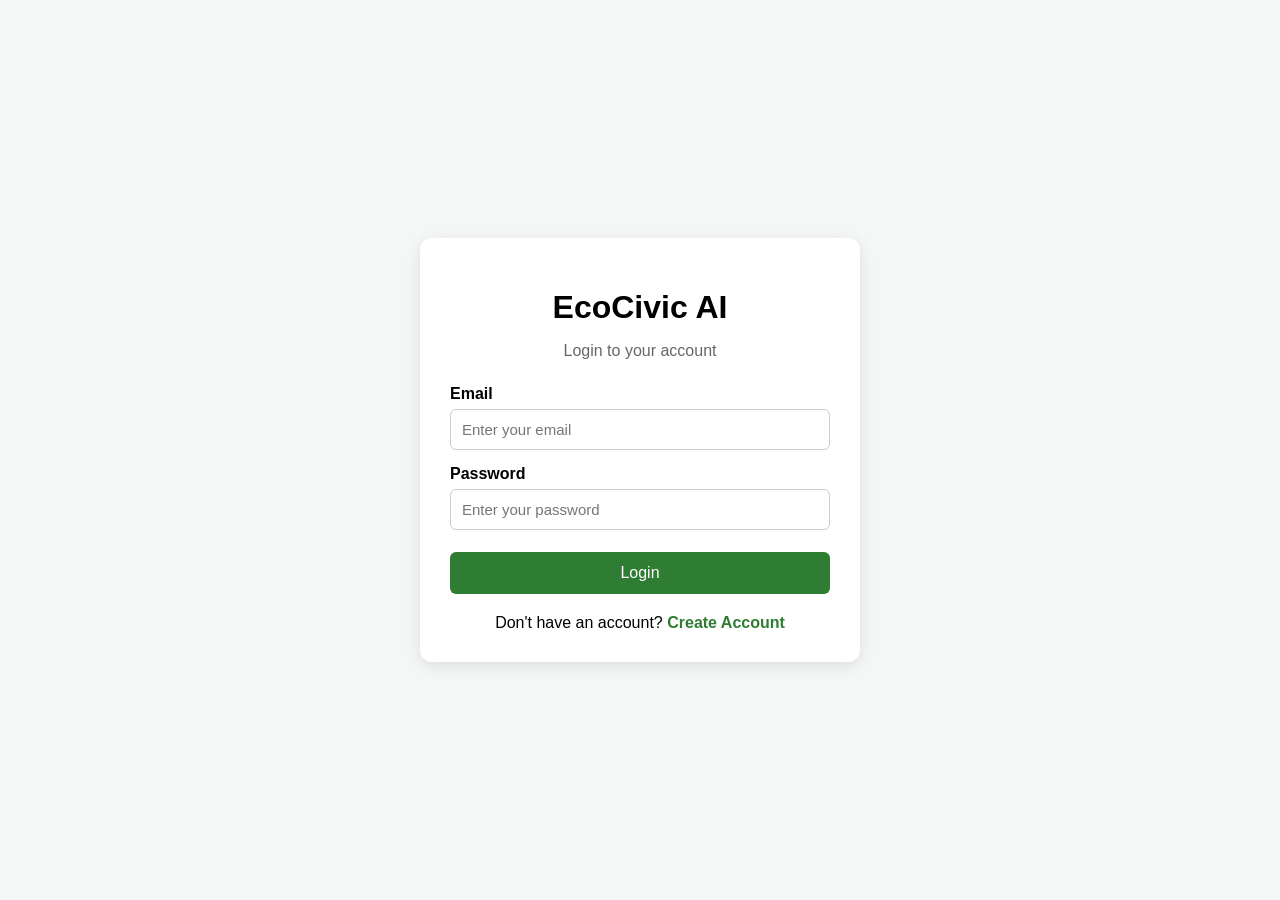
<file: frontend/index.html>
<!DOCTYPE html>
<html lang="en">

<head>

    <meta charset="UTF-8">

    <meta
        name="viewport"
        content="width=device-width, initial-scale=1.0"
    >

    <title>EcoCivic AI</title>

    <link
        rel="stylesheet"
        href="style.css"
    >

</head>


<body>


    <!-- ============================= -->
    <!-- HEADER -->
    <!-- ============================= -->

    <header>

        <h1>🌱 EcoCivic AI</h1>

        <p>
            AI-Powered Community Sustainability
            Grievance Analyzer
        </p>

    </header>


    <main>


        <!-- ============================= -->
        <!-- USER PROFILE SECTION -->
        <!-- ============================= -->

        <section id="userProfileSection">

            <div class="profile-header">

                <div class="profile-avatar">
                    👤
                </div>


                <div class="profile-info">

                    <h2>
                        My Profile
                    </h2>

                    <p id="profileName">
                        User
                    </p>

                    <p id="profileEmail">
                        Email
                    </p>

                </div>


                <button
                    id="logoutButton"
                    class="logout-button"
                >
                    Logout
                </button>

            </div>


            <!-- ============================= -->
            <!-- PROFILE STATISTICS -->
            <!-- ============================= -->

            <div class="profile-statistics">

                <h3>
                    My Complaint Statistics
                </h3>


                <div class="profile-stat-cards">


                    <div class="profile-stat-card">

                        <span
                            class="profile-stat-number"
                            id="profileTotalCount"
                        >
                            0
                        </span>

                        <span class="profile-stat-label">
                            Total Complaints
                        </span>

                    </div>


                    <div class="profile-stat-card">

                        <span
                            class="profile-stat-number"
                            id="profilePendingCount"
                        >
                            0
                        </span>

                        <span class="profile-stat-label">
                            Pending
                        </span>

                    </div>


                    <div class="profile-stat-card">

                        <span
                            class="profile-stat-number"
                            id="profileInProgressCount"
                        >
                            0
                        </span>

                        <span class="profile-stat-label">
                            In Progress
                        </span>

                    </div>


                    <div class="profile-stat-card">

                        <span
                            class="profile-stat-number"
                            id="profileResolvedCount"
                        >
                            0
                        </span>

                        <span class="profile-stat-label">
                            Resolved
                        </span>

                    </div>


                </div>

            </div>

        </section>


        <!-- ============================= -->
        <!-- COMPLAINT SUBMISSION -->
        <!-- ============================= -->

        <section class="complaint-box">

            <h2>
                Report a Sustainability Issue
            </h2>


            <form id="complaintForm">


                <label for="complaint">
                    Describe your complaint
                </label>


                <textarea
                    id="complaint"
                    placeholder="Example: Garbage has been dumped near our lake..."
                    required
                ></textarea>


                <label for="image">
                    Upload an image
                </label>


                <input
                    type="file"
                    id="image"
                    accept="image/*"
                >


                <label for="location">
                    Location
                </label>


                <input
                    type="text"
                    id="location"
                    placeholder="Enter your location"
                    required
                >


                <button type="submit">
                    Submit Complaint
                </button>


            </form>


            <div id="message"></div>

        </section>


        <!-- ============================= -->
        <!-- MY COMPLAINTS SECTION -->
        <!-- ============================= -->

        <section id="myComplaintsSection">

            <h2>

                My Complaints

                <span id="complaintCount">
                </span>

            </h2>


            <div id="myComplaintsList">

                Loading your complaints...

            </div>

        </section>


        <!-- ============================= -->
        <!-- COMPLAINT DETAILS MODAL -->
        <!-- ============================= -->

        <div
            id="complaintModal"
            class="complaint-modal"
        >

            <div
                class="complaint-modal-content"
            >

                <span
                    id="closeComplaintModal"
                    class="close-complaint-modal"
                >
                    &times;
                </span>


                <h2>
                    Complaint Details
                </h2>


                <div id="complaintDetails">
                </div>

            </div>

        </div>


    </main>


    <!-- ============================= -->
    <!-- MAIN COMPLAINT SUBMISSION JS -->
    <!-- ============================= -->

    <script src="script.js"></script>


    <!-- ============================= -->
    <!-- MY COMPLAINTS JAVASCRIPT -->
    <!-- ============================= -->

    <script>


    // =====================================================
    // DISPLAY LOGGED-IN USER PROFILE
    // =====================================================

    const storedProfileUser =
        localStorage.getItem("loggedInUser");


    if (!storedProfileUser) {

        window.location.href =
            "login.html";

    } else {

        try {

            const profileUser =
                JSON.parse(
                    storedProfileUser
                );


            const profileName =
                document.getElementById(
                    "profileName"
                );


            const profileEmail =
                document.getElementById(
                    "profileEmail"
                );


            // =============================================
            // DISPLAY ACTUAL USER NAME
            // =============================================

            if (profileName) {

                profileName.textContent =
                    profileUser.name ||
                    profileUser.username ||
                    "User";

            }


            // =============================================
            // DISPLAY ACTUAL USER EMAIL
            // =============================================

            if (profileEmail) {

                profileEmail.textContent =
                    profileUser.email ||
                    "Email";

            }


        } catch (error) {

            console.error(
                "Unable to load user profile:",
                error
            );

            window.location.href =
                "login.html";

        }

    }



    // =====================================================
    // LOAD MY COMPLAINTS
    // =====================================================

    async function loadMyComplaints() {

        const storedUser =
            localStorage.getItem(
                "loggedInUser"
            );


        if (!storedUser) {

            window.location.href =
                "login.html";

            return;
        }


        const user =
            JSON.parse(
                storedUser
            );


        try {

            const response =
                await fetch(
                    `http://127.0.0.1:5000/api/my-complaints/${user.id}?t=${Date.now()}`,
                    {
                        method: "GET",

                        cache: "no-store",

                        headers: {
                            "Cache-Control":
                                "no-cache",

                            "Pragma":
                                "no-cache"
                        }
                    }
                );


            if (!response.ok) {

                throw new Error(
                    "Failed to load complaints"
                );

            }


            const complaints =
                await response.json();


            // =================================================
            // COMPLAINT COUNT
            // =================================================

            const complaintCount =
                document.getElementById(
                    "complaintCount"
                );


            if (complaintCount) {

                complaintCount.textContent =
                    ` (${complaints.length})`;

            }


            // =================================================
            // PROFILE COUNTS
            // =================================================

            const totalCount =
                document.getElementById(
                    "profileTotalCount"
                );


            const pendingCount =
                document.getElementById(
                    "profilePendingCount"
                );


            const inProgressCount =
                document.getElementById(
                    "profileInProgressCount"
                );


            const resolvedCount =
                document.getElementById(
                    "profileResolvedCount"
                );


            if (totalCount) {

                totalCount.textContent =
                    complaints.length;

            }


            if (pendingCount) {

                pendingCount.textContent =
                    complaints.filter(
                        c =>
                            c.status ===
                            "Pending"
                    ).length;

            }


            if (inProgressCount) {

                inProgressCount.textContent =
                    complaints.filter(
                        c =>
                            c.status ===
                            "In Progress"
                    ).length;

            }


            if (resolvedCount) {

                resolvedCount.textContent =
                    complaints.filter(
                        c =>
                            c.status ===
                            "Resolved"
                    ).length;

            }


            // =================================================
            // COMPLAINT LIST
            // =================================================

            const complaintsList =
                document.getElementById(
                    "myComplaintsList"
                );


            if (!complaintsList) {

                console.error(
                    "myComplaintsList not found"
                );

                return;

            }


            if (complaints.length === 0) {

                complaintsList.textContent =
                    "You have not submitted any complaints yet.";

                return;

            }


            complaintsList.innerHTML = "";


            // =================================================
            // CREATE COMPLAINT CARDS
            // =================================================

            complaints.forEach(
                function (complaint) {

                    const complaintItem =
                        document.createElement(
                            "div"
                        );


                    complaintItem.className =
                        "my-complaint-item";


                    // -----------------------------------------
                    // FORMAT TIMES
                    // -----------------------------------------

                    const createdDate =
                        new Date(
                            complaint.created_at
                        );


                    const updatedDate =
                        new Date(
                            complaint.updated_at
                        );


                    const submittedTime =
                        createdDate.toLocaleString(
                            "en-IN",
                            {
                                day: "2-digit",
                                month: "short",
                                year: "numeric",
                                hour: "2-digit",
                                minute: "2-digit",
                                second: "2-digit",
                                hour12: true
                            }
                        );


                    const updatedTime =
                        updatedDate.toLocaleString(
                            "en-IN",
                            {
                                day: "2-digit",
                                month: "short",
                                year: "numeric",
                                hour: "2-digit",
                                minute: "2-digit",
                                second: "2-digit",
                                hour12: true
                            }
                        );


                    // -----------------------------------------
                    // COMPLAINT HTML
                    // -----------------------------------------

                    complaintItem.innerHTML = `

                        <p>
                            <strong>
                                Complaint ID:
                            </strong>

                            ${complaint._id}
                        </p>


                        <p>
                            <strong>
                                Complaint:
                            </strong>

                            ${complaint.complaint}
                        </p>


                        <p>
                            <strong>
                                Category:
                            </strong>

                            ${complaint.category}
                        </p>


                        ${
                            complaint.image
                            ?
                            `
                            <p>
                                <strong>
                                    Image:
                                </strong>
                            </p>

                            <img
                                src="http://127.0.0.1:5000/uploads/${complaint.image}"
                                alt="Complaint Image"
                                class="complaint-image"
                            >
                            `
                            :
                            ""
                        }


                        <p>
                            <strong>
                                Priority:
                            </strong>

                            ${complaint.priority}
                        </p>


                        <p>
                            <strong>
                                Status:
                            </strong>

                            <span
                                class="complaint-status status-${complaint.status
                                    .toLowerCase()
                                    .replace(/\s+/g, "-")}"
                            >
                                ${complaint.status}
                            </span>
                        </p>


                        <p>
                            <strong>
                                Submitted:
                            </strong>

                            ${submittedTime}
                        </p>


                        <p>
                            <strong>
                                Last Updated:
                            </strong>

                            ${updatedTime}
                        </p>


                        <button
                            type="button"
                            class="view-details-btn"
                        >
                            View Details
                        </button>


                        <hr>

                    `;


                    // =================================================
                    // ATTACH VIEW DETAILS BUTTON
                    // =================================================

                    const viewButton =
                        complaintItem.querySelector(
                            ".view-details-btn"
                        );


                    if (viewButton) {

                        viewButton.addEventListener(
                            "click",
                            function () {

                                console.log(
                                    "View Details clicked:",
                                    complaint._id
                                );


                                showComplaintDetails(
                                    complaint
                                );

                            }
                        );

                    }


                    complaintsList.appendChild(
                        complaintItem
                    );

                }
            );


        } catch (error) {

            console.error(
                "Error loading my complaints:",
                error
            );


            const complaintsList =
                document.getElementById(
                    "myComplaintsList"
                );


            if (complaintsList) {

                complaintsList.textContent =
                    "Unable to load your complaints.";

            }

        }

    }



    // =====================================================
    // SHOW COMPLAINT DETAILS
    // =====================================================

    function showComplaintDetails(
        complaint
    ) {

        console.log(
            "Opening complaint details:",
            complaint
        );


        const complaintDetails =
            document.getElementById(
                "complaintDetails"
            );


        const complaintModal =
            document.getElementById(
                "complaintModal"
            );


        if (!complaintDetails) {

            console.error(
                "complaintDetails element not found"
            );

            return;

        }


        if (!complaintModal) {

            console.error(
                "complaintModal element not found"
            );

            return;

        }


        // =================================================
        // FORMAT TIMES
        // =================================================

        const createdDate =
            new Date(
                complaint.created_at
            );


        const updatedDate =
            new Date(
                complaint.updated_at
            );


        const submittedTime =
            createdDate.toLocaleString(
                "en-IN",
                {
                    day: "2-digit",
                    month: "short",
                    year: "numeric",
                    hour: "2-digit",
                    minute: "2-digit",
                    second: "2-digit",
                    hour12: true
                }
            );


        const updatedTime =
            updatedDate.toLocaleString(
                "en-IN",
                {
                    day: "2-digit",
                    month: "short",
                    year: "numeric",
                    hour: "2-digit",
                    minute: "2-digit",
                    second: "2-digit",
                    hour12: true
                }
            );


        // =================================================
        // STATUS PROGRESS
        // ONLY:
        // Pending → In Progress → Resolved
        // =================================================

        const statusProgress = `

            <div class="status-progress">

                <div
                    class="status-step ${
                        complaint.status === "Pending" ||
                        complaint.status === "In Progress" ||
                        complaint.status === "Resolved"
                            ? "active"
                            : ""
                    }"
                >
                    Pending
                </div>


                <div class="status-line"></div>


                <div
                    class="status-step ${
                        complaint.status === "In Progress" ||
                        complaint.status === "Resolved"
                            ? "active"
                            : ""
                    }"
                >
                    In Progress
                </div>


                <div class="status-line"></div>


                <div
                    class="status-step ${
                        complaint.status === "Resolved"
                            ? "active"
                            : ""
                    }"
                >
                    Resolved
                </div>

            </div>

        `;


        // =================================================
        // MODAL CONTENT
        // =================================================

        complaintDetails.innerHTML = `

            <p>
                <strong>
                    Complaint ID:
                </strong>

                ${complaint._id}
            </p>


            <p>
                <strong>
                    Complaint:
                </strong>

                ${complaint.complaint}
            </p>


            <p>
                <strong>
                    Category:
                </strong>

                ${complaint.category}
            </p>


            <p>
                <strong>
                    Location:
                </strong>

                ${complaint.location}
            </p>


            <p>
                <strong>
                    Priority:
                </strong>

                ${complaint.priority}
            </p>


            <p>
                <strong>
                    Status:
                </strong>

                <span
                    class="complaint-status status-${complaint.status
                        .toLowerCase()
                        .replace(/\s+/g, "-")}"
                >
                    ${complaint.status}
                </span>
            </p>


            ${statusProgress}


            <p>
                <strong>
                    Submitted:
                </strong>

                ${submittedTime}
            </p>


            <p>
                <strong>
                    Last Updated:
                </strong>

                ${updatedTime}
            </p>


            ${
                complaint.image
                ?
                `
                <p>
                    <strong>
                        Uploaded Image:
                    </strong>
                </p>

                <img
                    src="http://127.0.0.1:5000/uploads/${complaint.image}"
                    alt="Complaint Image"
                    class="complaint-modal-image"
                >
                `
                :
                ""
            }

        `;


        // =================================================
        // OPEN MODAL
        // =================================================

        complaintModal.style.display =
            "block";


        console.log(
            "Complaint modal opened"
        );

    }



    // =====================================================
    // CLOSE MODAL
    // =====================================================

    const closeComplaintModal =
        document.getElementById(
            "closeComplaintModal"
        );


    if (closeComplaintModal) {

        closeComplaintModal.addEventListener(
            "click",
            function () {

                const complaintModal =
                    document.getElementById(
                        "complaintModal"
                    );


                if (complaintModal) {

                    complaintModal.style.display =
                        "none";

                }

            }
        );

    }



    // =====================================================
    // CLOSE MODAL WHEN CLICKING OUTSIDE
    // =====================================================

    const complaintModal =
        document.getElementById(
            "complaintModal"
        );


    if (complaintModal) {

        complaintModal.addEventListener(
            "click",
            function (event) {

                if (
                    event.target ===
                    complaintModal
                ) {

                    complaintModal.style.display =
                        "none";

                }

            }
        );

    }



    // =====================================================
    // LOAD COMPLAINTS
    // =====================================================

    loadMyComplaints();

</script>

</body>

</html>
</file>
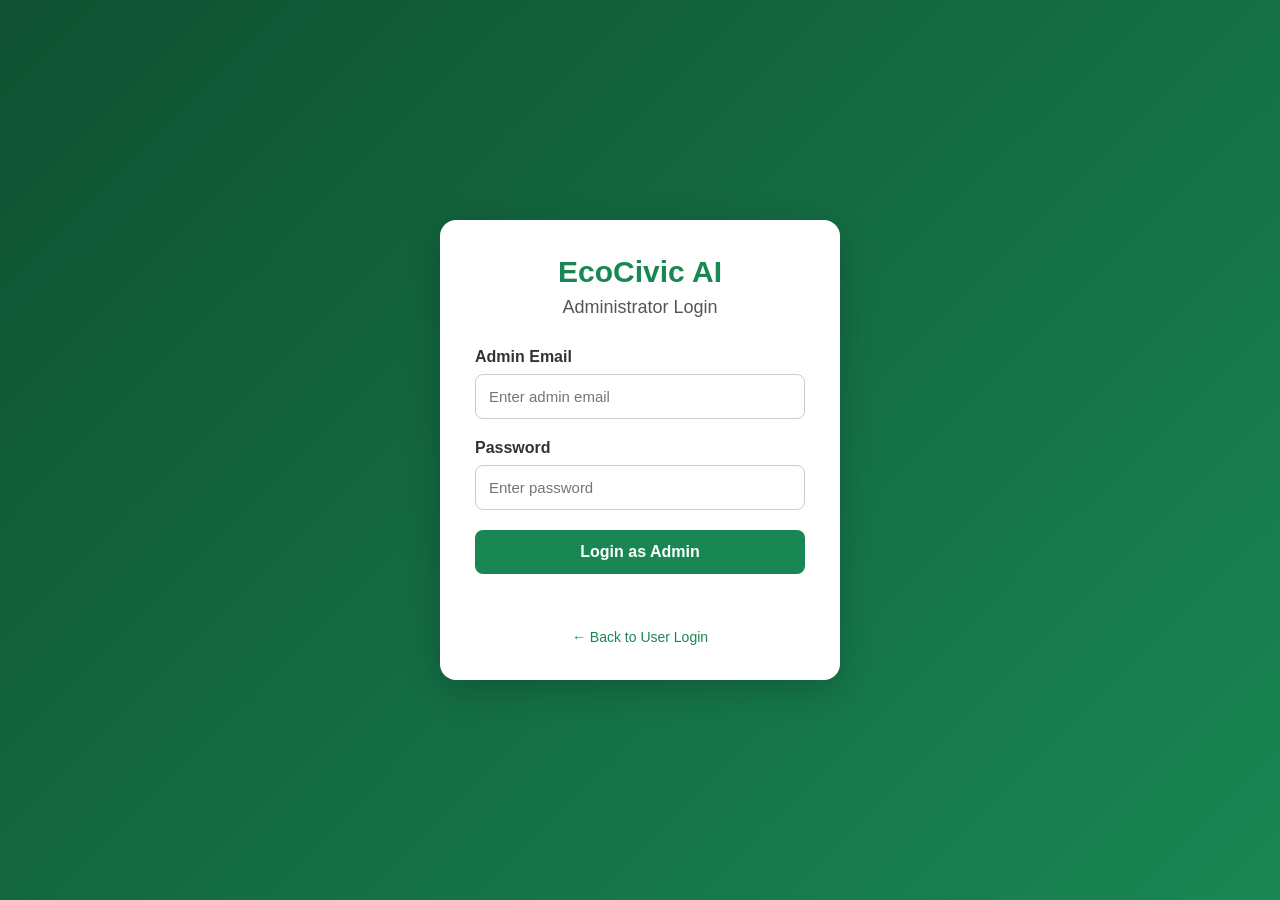
<file: frontend/admin-login.html>
<!DOCTYPE html>
<html lang="en">
<head>
    <meta charset="UTF-8">
    <meta name="viewport" content="width=device-width, initial-scale=1.0">

    <title>EcoCivic AI - Admin Login</title>

    <style>
        * {
            box-sizing: border-box;
            margin: 0;
            padding: 0;
            font-family: Arial, sans-serif;
        }

        body {
            min-height: 100vh;
            display: flex;
            justify-content: center;
            align-items: center;
            background: linear-gradient(135deg, #0f5132, #198754);
        }

        .login-container {
            width: 400px;
            max-width: 90%;
            background: white;
            padding: 35px;
            border-radius: 16px;
            box-shadow: 0 10px 35px rgba(0, 0, 0, 0.2);
        }

        .logo {
            text-align: center;
            font-size: 30px;
            font-weight: bold;
            color: #198754;
            margin-bottom: 8px;
        }

        .admin-title {
            text-align: center;
            font-size: 18px;
            color: #555;
            margin-bottom: 30px;
        }

        .form-group {
            margin-bottom: 20px;
        }

        label {
            display: block;
            margin-bottom: 8px;
            font-weight: 600;
            color: #333;
        }

        input {
            width: 100%;
            padding: 13px;
            border: 1px solid #ccc;
            border-radius: 8px;
            font-size: 15px;
            outline: none;
        }

        input:focus {
            border-color: #198754;
        }

        button {
            width: 100%;
            padding: 13px;
            border: none;
            border-radius: 8px;
            background: #198754;
            color: white;
            font-size: 16px;
            font-weight: bold;
            cursor: pointer;
        }

        button:hover {
            background: #146c43;
        }

        #message {
            margin-top: 15px;
            text-align: center;
            font-size: 14px;
            min-height: 20px;
        }

        .back-link {
            display: block;
            text-align: center;
            margin-top: 20px;
            color: #198754;
            text-decoration: none;
            font-size: 14px;
        }

        .back-link:hover {
            text-decoration: underline;
        }
    </style>
</head>

<body>

<div class="login-container">

    <div class="logo">EcoCivic AI</div>

    <div class="admin-title">
        Administrator Login
    </div>

    <form id="adminLoginForm">

        <div class="form-group">
            <label for="email">Admin Email</label>
            <input
                type="email"
                id="email"
                placeholder="Enter admin email"
                required
            >
        </div>

        <div class="form-group">
            <label for="password">Password</label>
            <input
                type="password"
                id="password"
                placeholder="Enter password"
                required
            >
        </div>

        <button type="submit">
            Login as Admin
        </button>

        <div id="message"></div>

    </form>

    <a href="login.html" class="back-link">
        ← Back to User Login
    </a>

</div>

<script>
    const adminLoginForm = document.getElementById("adminLoginForm");
    const message = document.getElementById("message");

    adminLoginForm.addEventListener("submit", async function(event) {

        event.preventDefault();

        const email = document.getElementById("email").value.trim();
        const password = document.getElementById("password").value;

        message.textContent = "Logging in...";
        message.style.color = "#555";

        try {

            const response = await fetch(
                "http://127.0.0.1:5000/api/login",
                {
                    method: "POST",
                    headers: {
                        "Content-Type": "application/json"
                    },
                    body: JSON.stringify({
                        email: email,
                        password: password
                    })
                }
            );

            const result = await response.json();

            if (!response.ok) {
                message.textContent =
                    result.error || "Invalid email or password.";
                message.style.color = "red";
                return;
            }

            /*
             * IMPORTANT:
             * Only users whose role is "admin"
             * are allowed to continue.
             */

            if (!result.user || result.user.role !== "admin") {

                message.textContent =
                    "Access denied: Admin account required.";

                message.style.color = "red";

                return;
            }

            // Save admin information
            localStorage.setItem(
                "loggedInUser",
                JSON.stringify(result.user)
            );

            message.textContent = "Admin login successful!";
            message.style.color = "green";

            // Open admin dashboard
            setTimeout(function() {
                window.location.href = "dashboard.html";
            }, 500);

        } catch (error) {

            console.error("Admin login error:", error);

            message.textContent =
                "Unable to connect to server.";

            message.style.color = "red";
        }
    });
</script>

</body>
</html>
</file>
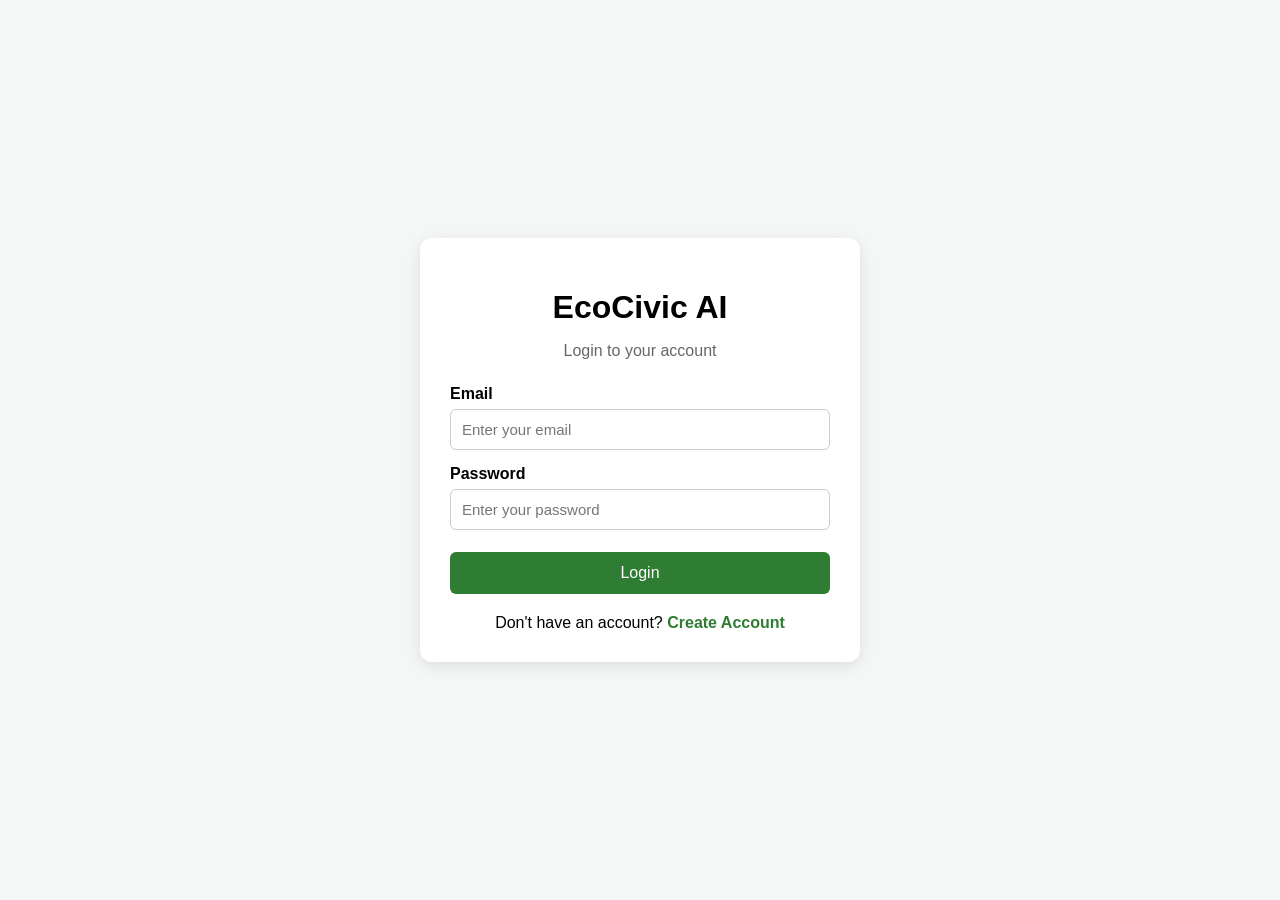
<file: frontend/login.html>
<!DOCTYPE html>
<html lang="en">

<head>
    <meta charset="UTF-8">
    <meta name="viewport" content="width=device-width, initial-scale=1.0">

    <title>EcoCivic AI - Login</title>

    <style>
        body {
            font-family: Arial, sans-serif;
            background: #f4f7f6;
            display: flex;
            justify-content: center;
            align-items: center;
            min-height: 100vh;
            margin: 0;
        }

        .login-container {
            background: white;
            width: 380px;
            padding: 30px;
            border-radius: 12px;
            box-shadow: 0 4px 15px rgba(0, 0, 0, 0.1);
        }

        h1 {
            text-align: center;
            margin-bottom: 8px;
        }

        .subtitle {
            text-align: center;
            color: #666;
            margin-bottom: 25px;
        }

        label {
            display: block;
            margin-top: 15px;
            margin-bottom: 6px;
            font-weight: 600;
        }

        input {
            width: 100%;
            padding: 11px;
            box-sizing: border-box;
            border: 1px solid #ccc;
            border-radius: 6px;
            font-size: 15px;
        }

        button {
            width: 100%;
            margin-top: 22px;
            padding: 12px;
            border: none;
            border-radius: 6px;
            background: #2e7d32;
            color: white;
            font-size: 16px;
            cursor: pointer;
        }

        button:hover {
            background: #256628;
        }

        #message {
            margin-top: 15px;
            text-align: center;
            font-weight: 500;
        }

        .register-link {
            text-align: center;
            margin-top: 20px;
        }

        .register-link a {
            color: #2e7d32;
            text-decoration: none;
            font-weight: 600;
        }
    </style>
</head>

<body>

    <div class="login-container">

        <h1>EcoCivic AI</h1>

        <p class="subtitle">Login to your account</p>

        <form id="loginForm">

            <label for="email">Email</label>

            <input
                type="email"
                id="email"
                placeholder="Enter your email"
                required
            >

            <label for="password">Password</label>

            <input
                type="password"
                id="password"
                placeholder="Enter your password"
                required
            >

            <button type="submit">
                Login
            </button>

        </form>

        <div id="message"></div>

        <div class="register-link">
            Don't have an account?
            <a href="register.html">Create Account</a>
        </div>

    </div>


    <script>

        const loginForm =
            document.getElementById("loginForm");

        loginForm.addEventListener("submit", async function(event) {

            event.preventDefault();

            const email =
                document.getElementById("email").value.trim();

            const password =
                document.getElementById("password").value;

            const message =
                document.getElementById("message");


            try {

                const response = await fetch(
                    "http://127.0.0.1:5000/api/login",
                    {
                        method: "POST",

                        headers: {
                            "Content-Type": "application/json"
                        },

                        body: JSON.stringify({
                            email: email,
                            password: password
                        })
                    }
                );


                const data = await response.json();


                if (response.ok) {

                    message.textContent =
                        "Login successful!";

                    message.style.color = "green";

                    console.log(
                        "Logged-in user:",
                        data.user
                    );

                    localStorage.setItem(
                        "loggedInUser",
                        JSON.stringify(data.user)
                    );

                    setTimeout(function() {
                        window.location.href = "index.html";
                    }, 1000);

                } else {

                    message.textContent =
                        data.error || "Login failed.";

                    message.style.color = "red";
                }

            } catch (error) {

                console.error(error);

                message.textContent =
                    "Unable to connect to the server.";

                message.style.color = "red";
            }

        });

    </script>

</body>

</html>
</file>
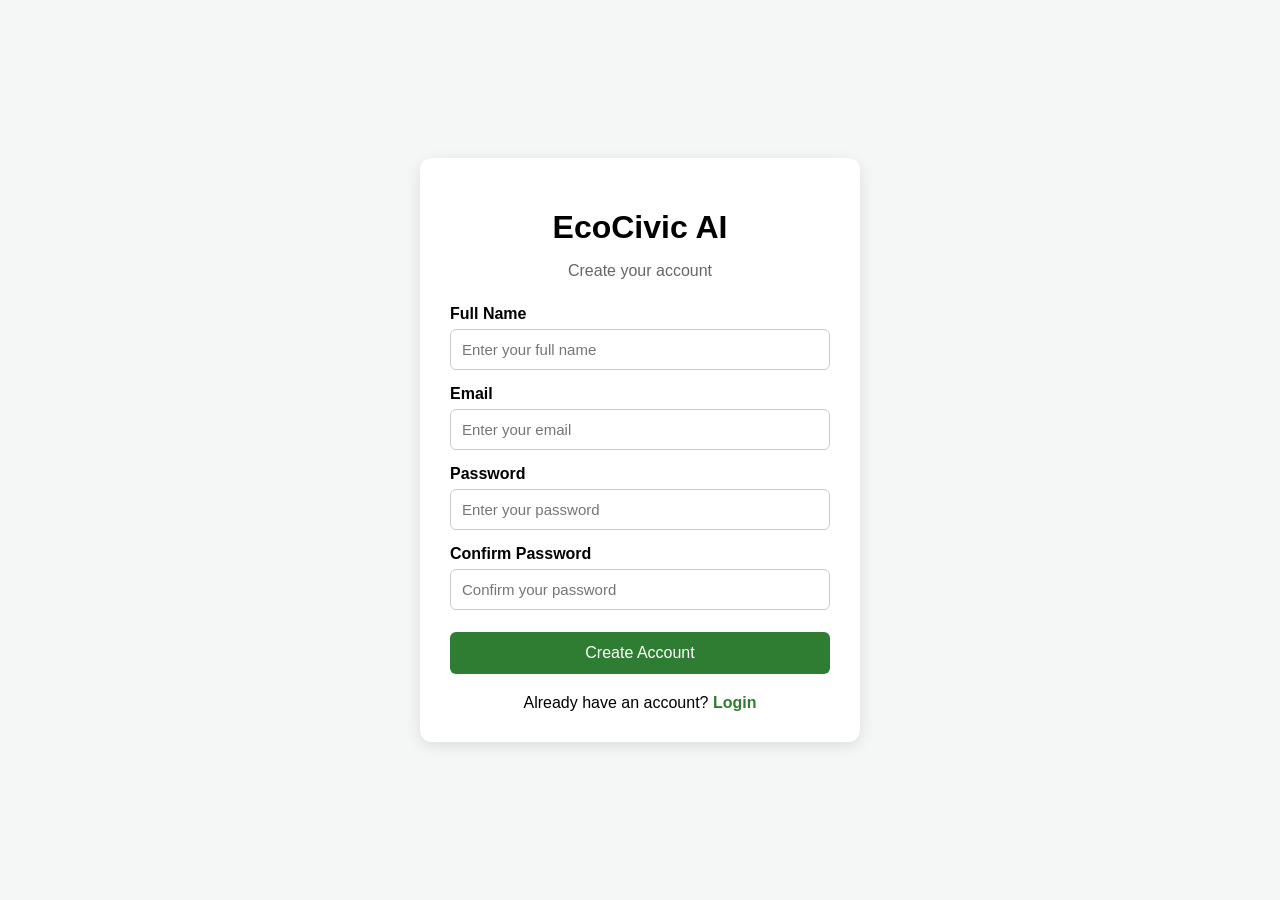
<file: frontend/register.html>
<!DOCTYPE html>
<html lang="en">

<head>
    <meta charset="UTF-8">
    <meta name="viewport" content="width=device-width, initial-scale=1.0">

    <title>EcoCivic AI - Create Account</title>

    <style>
        body {
            font-family: Arial, sans-serif;
            background: #f4f7f6;
            display: flex;
            justify-content: center;
            align-items: center;
            min-height: 100vh;
            margin: 0;
        }

        .register-container {
            background: white;
            width: 380px;
            padding: 30px;
            border-radius: 12px;
            box-shadow: 0 4px 15px rgba(0, 0, 0, 0.1);
        }

        h1 {
            text-align: center;
            margin-bottom: 8px;
        }

        .subtitle {
            text-align: center;
            color: #666;
            margin-bottom: 25px;
        }

        label {
            display: block;
            margin-top: 15px;
            margin-bottom: 6px;
            font-weight: 600;
        }

        input {
            width: 100%;
            padding: 11px;
            box-sizing: border-box;
            border: 1px solid #ccc;
            border-radius: 6px;
            font-size: 15px;
        }

        button {
            width: 100%;
            margin-top: 22px;
            padding: 12px;
            border: none;
            border-radius: 6px;
            font-size: 16px;
            cursor: pointer;
        }

        .register-btn {
            background: #2e7d32;
            color: white;
        }

        .register-btn:hover {
            background: #256628;
        }

        #message {
            margin-top: 15px;
            text-align: center;
            font-weight: 500;
        }

        .login-link {
            text-align: center;
            margin-top: 20px;
        }

        .login-link a {
            color: #2e7d32;
            text-decoration: none;
            font-weight: 600;
        }
    </style>
</head>

<body>

    <div class="register-container">

        <h1>EcoCivic AI</h1>

        <p class="subtitle">Create your account</p>

        <form id="registerForm">

            <label for="name">Full Name</label>

            <input
                type="text"
                id="name"
                placeholder="Enter your full name"
                required
            >

            <label for="email">Email</label>

            <input
                type="email"
                id="email"
                placeholder="Enter your email"
                required
            >

            <label for="password">Password</label>

            <input
                type="password"
                id="password"
                placeholder="Enter your password"
                required
            >

            <label for="confirmPassword">Confirm Password</label>

            <input
                type="password"
                id="confirmPassword"
                placeholder="Confirm your password"
                required
            >

            <button
                type="submit"
                class="register-btn"
            >
                Create Account
            </button>

        </form>

        <div id="message"></div>

        <div class="login-link">
            Already have an account?
            <a href="login.html">Login</a>
        </div>

    </div>

    <script>

        const registerForm =
            document.getElementById("registerForm");

        registerForm.addEventListener("submit", async function(event) {

            event.preventDefault();

            const name =
                document.getElementById("name").value.trim();

            const email =
                document.getElementById("email").value.trim();

            const password =
                document.getElementById("password").value;

            const confirmPassword =
                document.getElementById("confirmPassword").value;

            const message =
                document.getElementById("message");


            if (password !== confirmPassword) {

                message.textContent =
                    "Passwords do not match.";

                message.style.color = "red";

                return;
            }


            try {

                const response = await fetch(
                    "http://127.0.0.1:5000/api/register",
                    {
                        method: "POST",

                        headers: {
                            "Content-Type": "application/json"
                        },

                        body: JSON.stringify({
                            name: name,
                            email: email,
                            password: password
                        })
                    }
                );


                const data = await response.json();


                if (response.ok) {

                    message.textContent =
                        "Account created successfully!";

                    message.style.color = "green";

                    registerForm.reset();

                } else {

                    message.textContent =
                        data.error || "Registration failed.";

                    message.style.color = "red";
                }

            } catch (error) {

                console.error(error);

                message.textContent =
                    "Unable to connect to the server.";

                message.style.color = "red";
            }

        });

    </script>

</body>

</html>
</file>
<file: frontend/style.css>
@import url('https://fonts.googleapis.com/css2?family=Poppins:wght@300;400;500;600;700&display=swap');
* {
    box-sizing: border-box;
    margin: 0;
    padding: 0;
}

body {
    font-family: 'Poppins', sans-serif;
    background: #f4f8f4;
    color: #222;
}

header {
    background: #2e7d32;
    color: white;
    text-align: center;
    padding: 30px;
}

header h1 {
    margin-bottom: 10px;
}

main {
    display: flex;
    justify-content: center;
    padding: 40px 20px;
}

.complaint-box {
    background: white;
    width: 600px;
    padding: 30px;
    border-radius: 12px;
    box-shadow: 0 4px 15px rgba(0, 0, 0, 0.1);
}

.complaint-box h2 {
    margin-bottom: 25px;
}

label {
    display: block;
    margin-top: 18px;
    margin-bottom: 8px;
    font-weight: bold;
}

textarea,
input[type="text"],
input[type="file"] {
    width: 100%;
    padding: 12px;
    border: 1px solid #ccc;
    border-radius: 6px;
}

textarea {
    height: 130px;
    resize: vertical;
}

button {
    width: 100%;
    margin-top: 25px;
    padding: 13px;
    border: none;
    border-radius: 6px;
    background: #2e7d32;
    color: white;
    font-size: 16px;
    cursor: pointer;
}

button:hover {
    background: #256628;
}

#message {
    margin-top: 20px;
    text-align: center;
    font-weight: bold;
}

.my-complaint-item {
    border: 1px solid #ddd;
    border-radius: 10px;
    padding: 15px;
    margin-bottom: 15px;
    background: #f9f9f9;
}

.my-complaint-item p {
    margin: 8px 0;
}

.my-complaint-item hr {
    border: none;
    border-top: 1px solid #ddd;
    margin-top: 15px;
}

/* Stack complaint sections vertically */
main {
    display: flex;
    flex-direction: column;
    align-items: center;
}

/* Make each section appear one after another */
#myComplaintsSection {
    width: 100%;
    max-width: 800px;
    margin-top: 30px;
}

/* Complaint status colors */

.complaint-status {
    font-weight: bold;
    padding: 4px 10px;
    border-radius: 6px;
    display: inline-block;
}

/* Pending */
.status-pending {
    color: #856404;
    background-color: #fff3cd;
}

/* In Progress */
.status-in-progress {
    color: #004085;
    background-color: #cce5ff;
}

/* Resolved */
.status-resolved {
    color: #155724;
    background-color: #d4edda;
}

/* Complaint image */

.complaint-image {
    display: block;
    width: 250px;
    max-width: 100%;
    height: auto;
    margin: 10px 0 15px 0;
    border-radius: 8px;
    border: 1px solid #ddd;
}

/* View Details button */

.view-details-btn {
    padding: 8px 14px;
    border: none;
    border-radius: 6px;
    cursor: pointer;
    font-weight: 600;
    margin-top: 5px;
}

/* Complaint Details Modal */

.complaint-modal {
    display: none;
    position: fixed;
    z-index: 1000;
    left: 0;
    top: 0;
    width: 100%;
    height: 100%;
    overflow: auto;
    background-color: rgba(0, 0, 0, 0.5);
}

.complaint-modal-content {
    background-color: white;
    margin: 8% auto;
    padding: 25px;
    width: 80%;
    max-width: 600px;
    border-radius: 10px;
    position: relative;
}

.close-complaint-modal {
    position: absolute;
    right: 20px;
    top: 10px;
    font-size: 30px;
    font-weight: bold;
    cursor: pointer;
}

.complaint-modal-content p {
    margin: 12px 0;
}

.complaint-modal-image {
    display: block;
    width: 300px;
    max-width: 100%;
    height: auto;
    border-radius: 8px;
    margin-top: 10px;
}

/* Complaint Status Progress */

.status-progress {
    display: flex;
    align-items: center;
    margin: 18px 0;
    width: 100%;
}

.status-step {
    padding: 8px 12px;
    border-radius: 20px;
    background: #e9ecef;
    color: #6c757d;
    font-size: 13px;
    font-weight: 600;
    white-space: nowrap;
}

.status-step.active {
    background: #d4edda;
    color: #155724;
}

.status-line {
    height: 3px;
    flex: 1;
    background: #ddd;
    margin: 0 5px;
}

.rejected-step {
    background: #f8d7da;
    color: #721c24;
}

/* ============================= */
/* USER PROFILE SECTION */
/* ============================= */

#userProfileSection {
    width: 100%;
    max-width: 600px;
    margin-bottom: 30px;
}

.profile-header {
    display: flex;
    align-items: center;
    gap: 20px;
    padding: 20px;
    background: #f5f9ff;
    border: 1px solid #ddd;
    border-radius: 10px;
    width: 100%;
    box-sizing: border-box;
}

.profile-avatar {
    width: 65px;
    height: 65px;
    border-radius: 50%;
    background: #e3f2fd;
    display: flex;
    align-items: center;
    justify-content: center;
    font-size: 30px;
}

.profile-info h2 {
    margin: 0 0 8px 0;
}

.profile-info p {
    margin: 4px 0;
}

/* ============================= */
/* PROFILE STATISTICS */
/* ============================= */

.profile-statistics {
    margin-top: 20px;
}

.profile-statistics h3 {
    margin-bottom: 15px;
}

.profile-stat-cards {
    display: flex;
    gap: 12px;
    flex-wrap: wrap;
}

.profile-stat-card {
    flex: 1;
    min-width: 120px;
    padding: 15px;
    text-align: center;
    border: 1px solid #ddd;
    border-radius: 10px;
    background: #ffffff;
}

.profile-stat-number {
    display: block;
    font-size: 24px;
    font-weight: bold;
    margin-bottom: 5px;
}

.profile-stat-label {
    display: block;
    font-size: 13px;
}


/* ==========================================
   USER PROFILE LOGOUT BUTTON
   ========================================== */

.logout-button {
    width: auto;
    padding: 6px 14px;
    font-size: 13px;
    min-width: 70px;
    height: 34px;
    border-radius: 7px;
    cursor: pointer;
    background-color: #c9302c;
}
</file>
